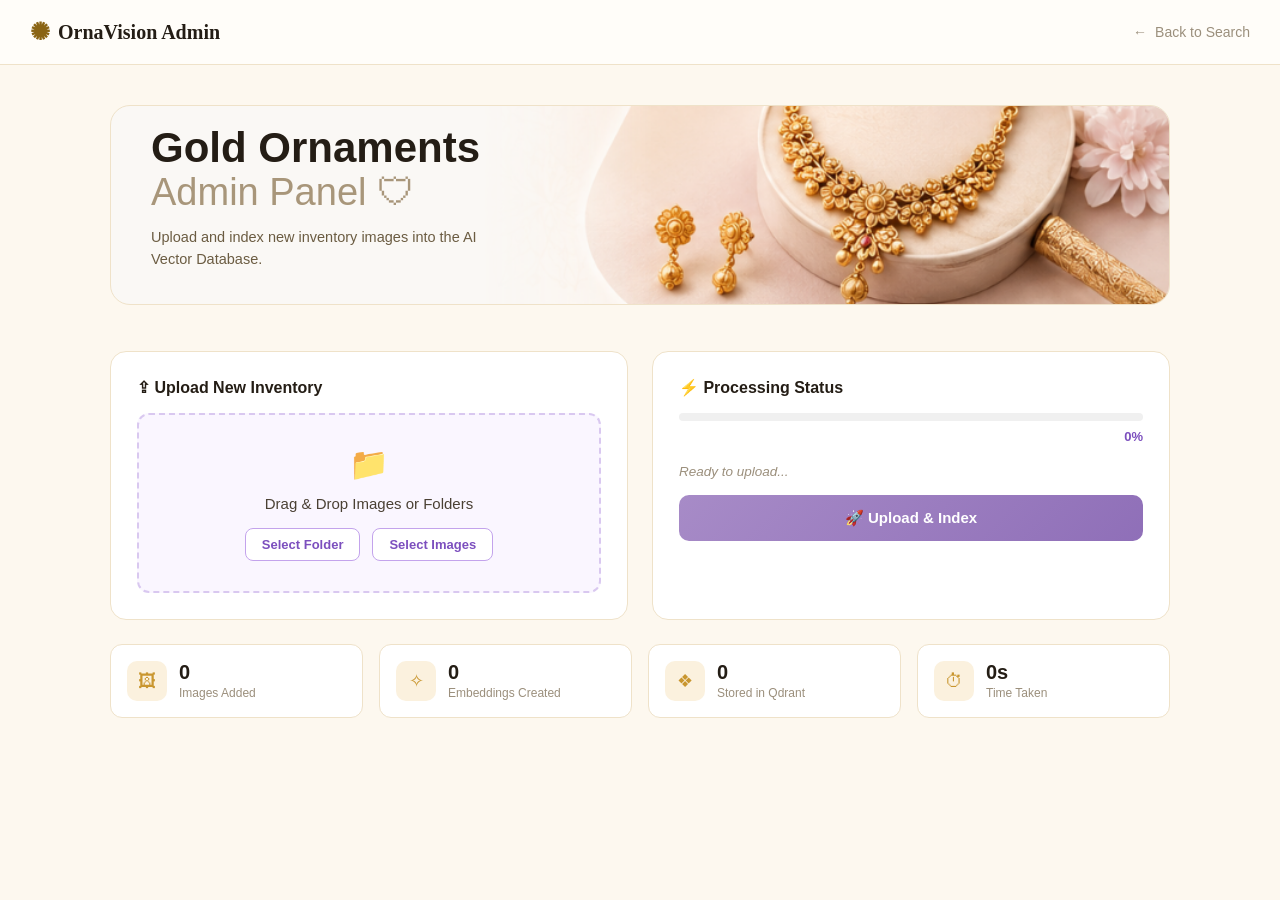
<file: frontend/admin.html>
<!DOCTYPE html>
<html lang="en">

<head>
  <meta charset="UTF-8">
<meta name="viewport" content="width=device-width, initial-scale=1.0">
  <title>OrnaVision — Admin Panel</title>
  <link rel="stylesheet" href="admin.css?v=3">
</head>

<body>

  <!-- TOPBAR -->
  <div class="admin-topbar">
    <div class="top-title"><span>✺</span> OrnaVision Admin</div>
    <a href="javascript:void(0)"
      onclick="if(window.parent !== window && window.parent.showSearch) { window.parent.showSearch(); } else { window.location.href='/'; }"
      class="back-link">
      <span>←</span> Back to Search
    </a>
  </div>

  <div class="admin-container">
    <section class="hero" style="position: relative; border-radius: 20px; overflow: hidden; background: #faf8f5; padding: 0 40px; margin-bottom: 22px; min-height: 200px; display: flex; align-items: center; border: 1px solid #efe2c9;">
      <div class="hero-text" style="position: relative; z-index: 2; flex: 1;">
        <h1 style="margin: 0; font-size: 42px; line-height: 1.08; font-weight: 700; color: #241d15;">Gold Ornaments<span class="sub1" style="display: block; color: #a8967a; font-weight: 400; font-size: 38px; margin-top: 2px;">Admin Panel 🛡</span></h1>
        <p style="color: #6b5c42; font-size: 14.5px; margin-top: 14px; max-width: 340px; line-height: 1.5;">Upload and index new inventory images into the AI Vector Database.</p>
      </div>
      <div class="hero-visual" style="position: absolute; right: 0; top: 0; bottom: 0; width: 65%; display: flex; justify-content: flex-end; z-index: 1;">
        <img src="hero-visual.png" alt="Ornaments" style="height: 100%; width: 100%; object-fit: cover; object-position: right center; -webkit-mask-image: linear-gradient(to right, transparent, black 25%); mask-image: linear-gradient(to right, transparent, black 25%);">
      </div>
    </section>

    <div class="cols">
      <!-- LEFT: UPLOAD -->
      <div class="card">
        <h2>⇪ Upload New Inventory</h2>
        <div class="upload-zone" id="dropZoneFiles">
          <input id="imageInputFiles" type="file" accept="image/*" multiple hidden>
          <input id="imageInputFolder" type="file" accept="image/*" webkitdirectory directory multiple hidden>
          <div class="icn">📁</div>
          <div class="txt">Drag &amp; Drop Images or Folders</div>
          <div class="btn-row">
            <button class="btn-outline" type="button"
              onclick="document.getElementById('imageInputFolder').click()">Select Folder</button>
            <button class="btn-outline" type="button"
              onclick="document.getElementById('imageInputFiles').click()">Select Images</button>
          </div>
        </div>
        <div class="selected-count" id="selectedInfo" style="display: none;">
          <span id="fileCount">0</span> Images Selected
        </div>
      </div>

      <!-- RIGHT: PROGRESS -->
      <div class="card">
        <h2>⚡ Processing Status</h2>
        <div class="progress-box">
          <div class="progress-bar-container" id="progressContainer">
            <div class="progress-bar-fill" id="progressBar"></div>
          </div>
          <div class="progress-text" id="progressPercent">0%</div>
        </div>

        <div class="status-indicator" id="statusText">Ready to upload...</div>

        <div class="live-activity" id="liveActivity" style="display:none;">
          <div class="activity-item" id="act-reading">Reading Images</div>
          <div class="activity-item" id="act-extracting">Extracting Features</div>
          <div class="activity-item" id="act-similarity">Checking Similarity Search</div>
          <div class="activity-item" id="act-uploading">Uploading to Qdrant</div>
          <div class="activity-item" id="act-complete">Completed Successfully</div>
        </div>

        <button class="btn-primary" id="uploadBtn">🚀 Upload &amp; Index</button>
      </div>
    </div>

    <!-- STATS BAR -->
    <div class="stats-bar">
      <div class="stat-box">
        <div class="stat-icn">🖼</div>
        <div>
          <div class="stat-val" id="stat-images">0</div>
          <div class="stat-lbl">Images Added</div>
        </div>
      </div>
      <div class="stat-box">
        <div class="stat-icn">✧</div>
        <div>
          <div class="stat-val" id="stat-embeddings">0</div>
          <div class="stat-lbl">Embeddings Created</div>
        </div>
      </div>
      <div class="stat-box">
        <div class="stat-icn">❖</div>
        <div>
          <div class="stat-val" id="stat-qdrant">0</div>
          <div class="stat-lbl">Stored in Qdrant</div>
        </div>
      </div>
      <div class="stat-box">
        <div class="stat-icn">⏱</div>
        <div>
          <div class="stat-val" id="stat-time">0s</div>
          <div class="stat-lbl">Time Taken</div>
        </div>
      </div>
    </div>

  </div>

  <script src="admin.js"></script>
</body>

</html>
</file>
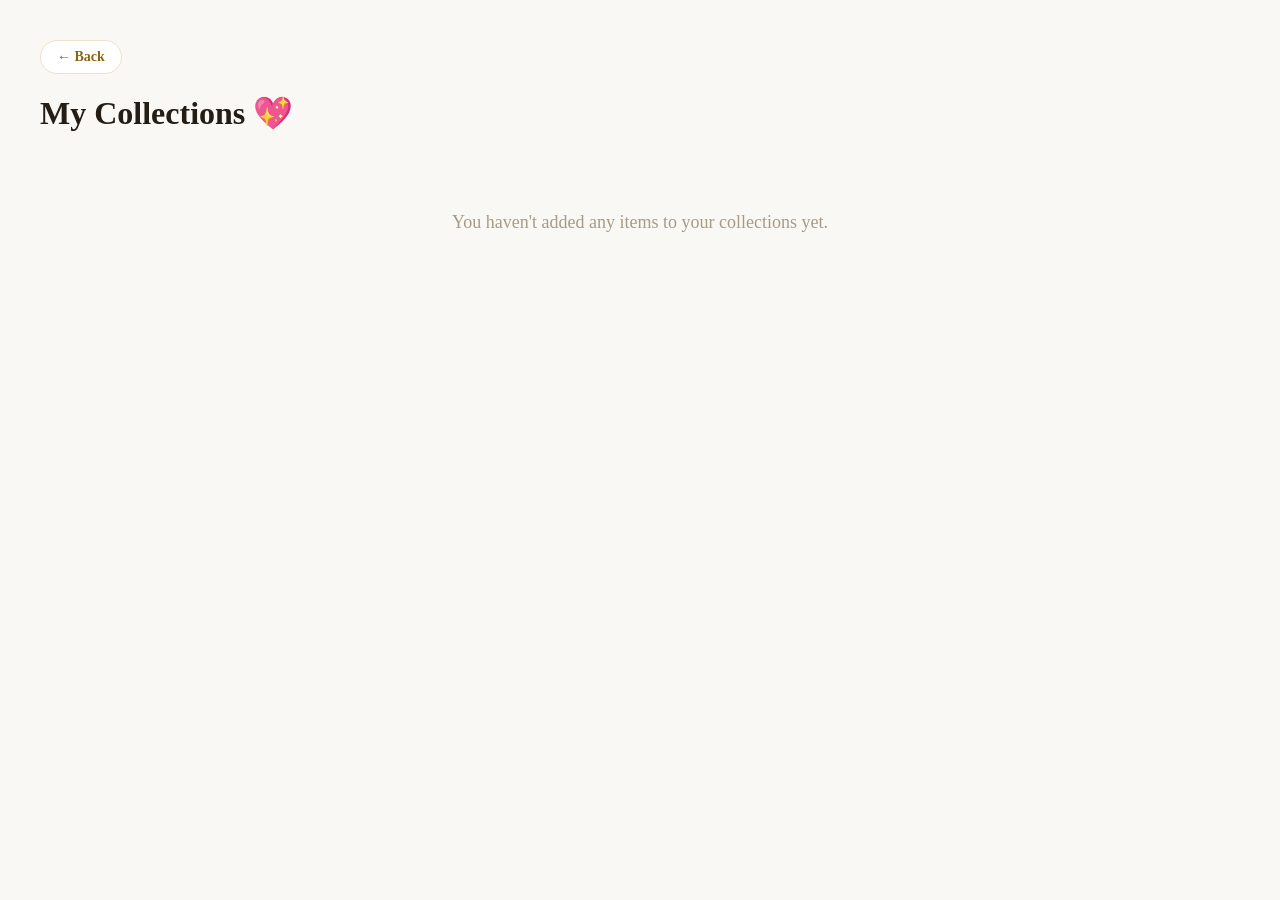
<file: frontend/collections.html>
<!DOCTYPE html>
<html lang="en">
<head>
<meta charset="UTF-8">
<meta name="viewport" content="width=device-width, initial-scale=1.0">
<title>My Collections</title>
<link rel="stylesheet" href="style.css">
<style>
  body { background: #faf8f5; margin: 0; padding: 40px; }
  h1 { color: #241d15; font-size: 32px; margin-top: 0; }
  .empty-state { text-align: center; color: #a89a86; padding: 50px; font-size: 18px; }
</style>
</head>
  <div style="margin-bottom: 20px;">
      <a href="javascript:void(0)" onclick="if(window.parent && window.parent.showSearch) window.parent.showSearch();" style="text-decoration: none; color: #8a6414; font-weight: 600; font-size: 14px; background: #fff; padding: 8px 16px; border-radius: 20px; border: 1px solid #efe2c9; display: inline-block;">← Back</a>
  </div>
  <h1 style="margin-top: 0; margin-bottom: 30px;">My Collections 💖</h1>
  <div class="results-grid" id="collectionsGrid"></div>
  <div id="emptyState" class="empty-state" style="display: none;">You haven't added any items to your collections yet.</div>

  <template id="collectionCardTemplate">
      <div class="result-card">
          <div class="image-wrapper">
              <img class="result-image" alt="Saved Ornament" loading="lazy" decoding="async" style="cursor: pointer;" onclick="if(window.parent && window.parent.searchFromImageUrl) window.parent.searchFromImageUrl(this.src);">
              <span class="heart">♥</span>
          </div>
      </div>
  </template>

  <script>
    const myCollections = JSON.parse(localStorage.getItem('myCollections')) || [];
    const grid = document.getElementById('collectionsGrid');
    const emptyState = document.getElementById('emptyState');
    const template = document.getElementById('collectionCardTemplate');

    function render() {
        grid.innerHTML = '';
        if (myCollections.length === 0) {
            emptyState.style.display = 'block';
            return;
        }
        emptyState.style.display = 'none';

        myCollections.forEach(imgUrl => {
            const card = template.content.firstElementChild.cloneNode(true);
            card.querySelector('.result-image').src = imgUrl;
            
            const heart = card.querySelector('.heart');
            heart.addEventListener('click', () => {
                const idx = myCollections.indexOf(imgUrl);
                if (idx > -1) {
                    myCollections.splice(idx, 1);
                    localStorage.setItem('myCollections', JSON.stringify(myCollections));
                    // Update main window counts
                    if(window.parent && window.parent.updateCollectionCount) {
                        window.parent.updateCollectionCount();
                    }
                    render(); // Re-render to remove it
                }
            });

            grid.appendChild(card);
        });
    }

    render();
  </script>
</body>
</html>
</file>
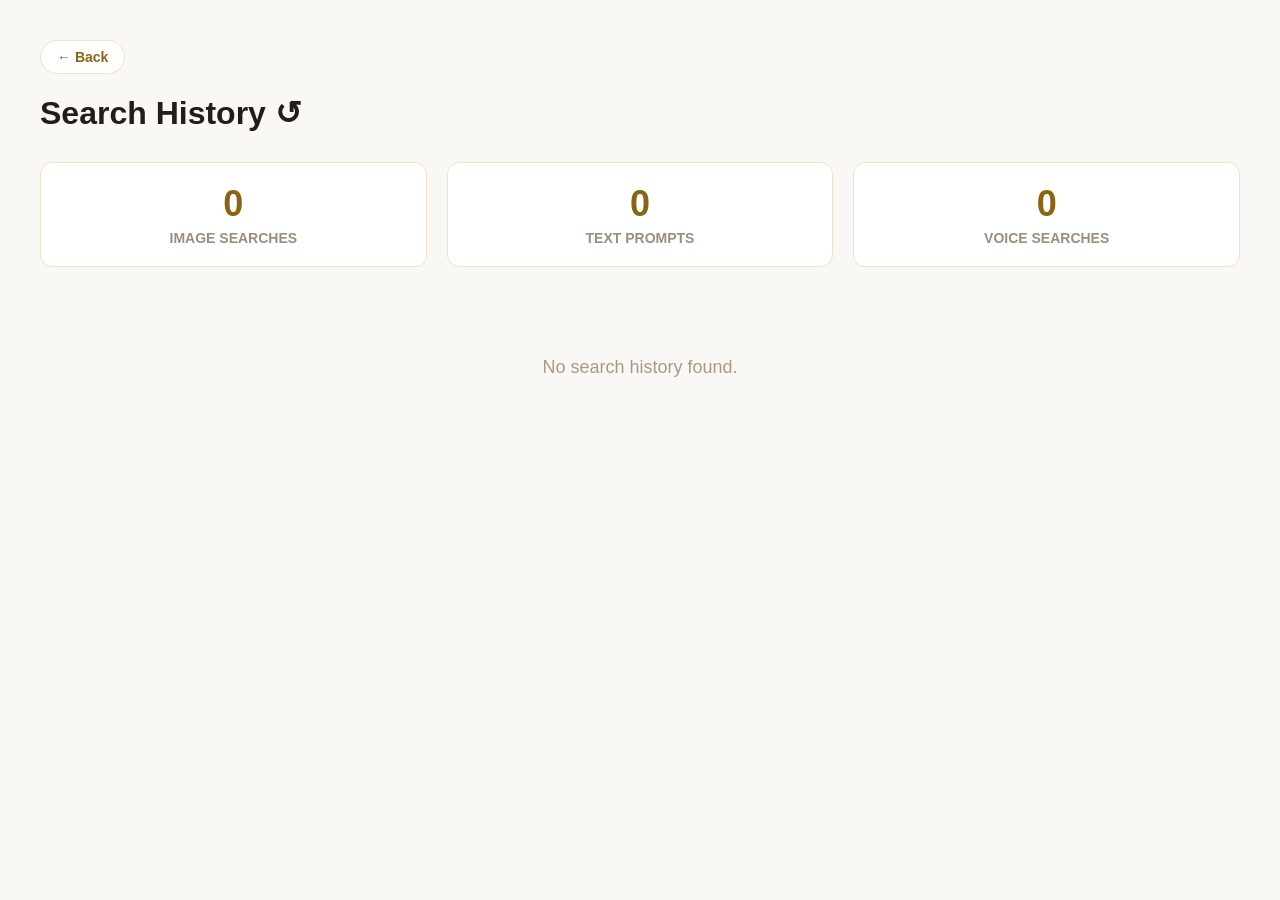
<file: frontend/history.html>
<!DOCTYPE html>
<html lang="en">
<head>
<meta charset="UTF-8">
<meta name="viewport" content="width=device-width, initial-scale=1.0">
<title>Search History</title>
<link rel="stylesheet" href="style.css">
<style>
  body { background: #faf8f5; margin: 0; padding: 40px; font-family: -apple-system, sans-serif; }
  h1 { color: #241d15; font-size: 32px; margin-top: 0; margin-bottom: 30px; }
  
  .stats-grid { display: flex; gap: 20px; margin-bottom: 40px; }
  .stat-card {
    background: #fff; border: 1px solid var(--border); border-radius: 12px;
    padding: 20px; flex: 1; text-align: center; cursor: pointer;
    transition: border-color 0.2s, box-shadow 0.2s;
  }
  .stat-card:hover { border-color: var(--gold-deep); }
  .stat-card.active { border-color: var(--gold-deep); box-shadow: 0 4px 12px rgba(138, 100, 20, 0.15); }
  .stat-val { font-size: 36px; font-weight: 700; color: var(--gold-deep); }
  .stat-label { font-size: 14px; color: var(--muted); text-transform: uppercase; margin-top: 5px; font-weight: 600; }
  
  .history-list { background: #fff; border: 1px solid var(--border); border-radius: 12px; overflow: hidden; }
  .history-item { padding: 16px 20px; border-bottom: 1px solid var(--border); display: flex; justify-content: space-between; align-items: center; }
  .history-item:last-child { border-bottom: none; }
  
  .type-badge { padding: 4px 10px; border-radius: 20px; font-size: 12px; font-weight: 700; text-transform: uppercase; }
  .type-image { background: #f0e6ff; color: #6a32c9; }
  .type-text { background: #e6f4ff; color: #0066cc; }
  .type-voice { background: #e6ffec; color: #009933; }
  
  .h-query { font-size: 15px; font-weight: 600; color: var(--ink); margin-left: 15px; flex: 1; }
  .h-time { font-size: 13px; color: var(--muted); }
  
  .empty-state { text-align: center; color: #a89a86; padding: 50px; font-size: 18px; }
</style>
</head>
  <div style="margin-bottom: 20px;">
      <a href="javascript:void(0)" onclick="if(window.parent && window.parent.showSearch) window.parent.showSearch();" style="text-decoration: none; color: #8a6414; font-weight: 600; font-size: 14px; background: #fff; padding: 8px 16px; border-radius: 20px; border: 1px solid #efe2c9; display: inline-block;">← Back</a>
  </div>
  <div style="display: flex; justify-content: space-between; align-items: center; margin-bottom: 30px;">
      <h1 style="margin: 0;">Search History ↺</h1>
      <div>
          <button id="selectModeBtn" style="padding: 6px 14px; border-radius: 20px; border: 1px solid var(--gold-deep); background: transparent; color: var(--gold-deep); font-weight: 600; cursor: pointer; margin-right: 10px;">Select</button>
          <button id="clearAllBtn" style="padding: 6px 14px; border-radius: 20px; border: 1px solid #c25b6e; background: transparent; color: #c25b6e; font-weight: 600; cursor: pointer;">Clear All</button>
      </div>
  </div>
  
  <div id="actionBar" style="display: none; justify-content: flex-end; gap: 10px; margin-bottom: 20px;">
      <button id="selectAllBtn" style="padding: 6px 14px; border-radius: 20px; border: 1px solid var(--border); background: #fff; cursor: pointer;">Select All</button>
      <button id="deleteSelectedBtn" style="padding: 6px 14px; border-radius: 20px; border: none; background: #c25b6e; color: #fff; cursor: pointer;">Delete Selected</button>
  </div>
  
  <div class="stats-grid">
      <div class="stat-card" id="cardImage">
          <div class="stat-val" id="statImage">0</div>
          <div class="stat-label">Image Searches</div>
      </div>
      <div class="stat-card" id="cardText">
          <div class="stat-val" id="statText">0</div>
          <div class="stat-label">Text Prompts</div>
      </div>
      <div class="stat-card" id="cardVoice">
          <div class="stat-val" id="statVoice">0</div>
          <div class="stat-label">Voice Searches</div>
      </div>
  </div>

  <div class="history-list" id="historyList"></div>
  <div id="emptyState" class="empty-state" style="display: none;">No search history found.</div>

  <div id="contextMenu" style="display: none; position: absolute; background: #fff; border: 1px solid var(--border); border-radius: 8px; box-shadow: 0 4px 12px rgba(0,0,0,0.1); z-index: 100;">
      <div id="contextDeleteBtn" style="padding: 10px 20px; color: #c25b6e; cursor: pointer; font-weight: 600;">🗑 Delete</div>
  </div>

  <div id="confirmModal" style="display: none; position: fixed; top: 0; left: 0; right: 0; bottom: 0; background: rgba(0,0,0,0.4); z-index: 1000; align-items: center; justify-content: center;">
      <div style="background: #fff; padding: 30px; border-radius: 12px; width: 400px; max-width: 90%; text-align: center;">
          <h2 id="modalTitle" style="margin-top: 0; color: #241d15;">Confirm</h2>
          <p id="modalText" style="color: var(--muted); margin-bottom: 30px; line-height: 1.5;"></p>
          <div style="display: flex; justify-content: center; gap: 15px;">
              <button id="modalCancelBtn" style="padding: 8px 20px; border-radius: 20px; border: 1px solid var(--border); background: #fff; cursor: pointer;">Cancel</button>
              <button id="modalConfirmBtn" style="padding: 8px 20px; border-radius: 20px; border: none; background: #c25b6e; color: #fff; cursor: pointer;">Delete</button>
          </div>
      </div>
  </div>

  <script>
    let searchHistory = JSON.parse(localStorage.getItem('searchHistory')) || [];
    let isSelectMode = false;
    let selectedIndices = new Set();
    let contextMenuTargetIndex = -1;
    let confirmAction = null;
    let currentFilter = 'all';

    const list = document.getElementById('historyList');
    const emptyState = document.getElementById('emptyState');
    const statImage = document.getElementById('statImage');
    const statText = document.getElementById('statText');
    const statVoice = document.getElementById('statVoice');

    const cardImage = document.getElementById('cardImage');
    const cardText = document.getElementById('cardText');
    const cardVoice = document.getElementById('cardVoice');

    const selectModeBtn = document.getElementById('selectModeBtn');
    const clearAllBtn = document.getElementById('clearAllBtn');
    const actionBar = document.getElementById('actionBar');
    const selectAllBtn = document.getElementById('selectAllBtn');
    const deleteSelectedBtn = document.getElementById('deleteSelectedBtn');

    const contextMenu = document.getElementById('contextMenu');
    const contextDeleteBtn = document.getElementById('contextDeleteBtn');

    const confirmModal = document.getElementById('confirmModal');
    const modalTitle = document.getElementById('modalTitle');
    const modalText = document.getElementById('modalText');
    const modalCancelBtn = document.getElementById('modalCancelBtn');
    const modalConfirmBtn = document.getElementById('modalConfirmBtn');

    function updateCardVisuals() {
        cardImage.classList.toggle('active', currentFilter === 'image');
        cardText.classList.toggle('active', currentFilter === 'text');
        cardVoice.classList.toggle('active', currentFilter === 'voice');
    }

    cardImage.addEventListener('click', () => { currentFilter = currentFilter === 'image' ? 'all' : 'image'; updateCardVisuals(); renderHistory(); });
    cardText.addEventListener('click', () => { currentFilter = currentFilter === 'text' ? 'all' : 'text'; updateCardVisuals(); renderHistory(); });
    cardVoice.addEventListener('click', () => { currentFilter = currentFilter === 'voice' ? 'all' : 'voice'; updateCardVisuals(); renderHistory(); });

    function renderHistory() {
        let countImage = 0, countText = 0, countVoice = 0;
        searchHistory.forEach(item => {
            if (item.type === 'image') countImage++;
            else if (item.type === 'text') countText++;
            else if (item.type === 'voice') countVoice++;
        });
        statImage.textContent = countImage;
        statText.textContent = countText;
        statVoice.textContent = countVoice;

        list.innerHTML = '';
        if (searchHistory.length === 0) {
            emptyState.style.display = 'block';
            list.style.display = 'none';
            selectModeBtn.style.display = 'none';
            clearAllBtn.style.display = 'none';
            actionBar.style.display = 'none';
        } else {
            emptyState.style.display = 'none';
            list.style.display = 'block';
            selectModeBtn.style.display = 'inline-block';
            clearAllBtn.style.display = isSelectMode ? 'none' : 'inline-block';

            let itemsRendered = 0;
            searchHistory.forEach((item, index) => {
                if (currentFilter !== 'all' && item.type !== currentFilter) return;
                itemsRendered++;

                const div = document.createElement('div');
                div.className = 'history-item';
                div.style.cursor = isSelectMode ? 'default' : 'pointer';
                
                const date = new Date(item.timestamp).toLocaleString();
                
                let imageHtml = '';
                if (item.type === 'image' && item.imgData) {
                    imageHtml = `<img src="${item.imgData}" style="width: 50px; height: 50px; object-fit: contain; border-radius: 6px; margin-right: 15px; border: 1px solid #efe2c9;">`;
                }

                let checkboxHtml = '';
                if (isSelectMode) {
                    const isChecked = selectedIndices.has(index) ? 'checked' : '';
                    checkboxHtml = `<input type="checkbox" data-index="${index}" ${isChecked} style="margin-right: 15px; transform: scale(1.3); cursor: pointer;">`;
                }

                div.innerHTML = `
                    <div style="display: flex; align-items: center; flex: 1;">
                        ${checkboxHtml}
                        ${imageHtml}
                        <span class="type-badge type-${item.type}">${item.type}</span>
                        <span class="h-query">${item.query}</span>
                    </div>
                    <div class="h-time">${date}</div>
                `;

                div.addEventListener('click', (e) => {
                    if (isSelectMode) {
                        if (e.target.type !== 'checkbox') {
                            const cb = div.querySelector('input[type="checkbox"]');
                            cb.checked = !cb.checked;
                            if (cb.checked) selectedIndices.add(index);
                            else selectedIndices.delete(index);
                        } else {
                            if (e.target.checked) selectedIndices.add(index);
                            else selectedIndices.delete(index);
                        }
                    } else {
                        if (item.type === 'image' && item.imgData && window.parent && window.parent.searchFromImageUrl) {
                            window.parent.searchFromImageUrl(item.imgData);
                        }
                    }
                });

                div.addEventListener('contextmenu', (e) => {
                    if (isSelectMode) return;
                    e.preventDefault();
                    contextMenuTargetIndex = index;
                    contextMenu.style.display = 'block';
                    contextMenu.style.left = `${e.pageX}px`;
                    contextMenu.style.top = `${e.pageY}px`;
                });

                list.appendChild(div);
            });

            if (itemsRendered === 0) {
                emptyState.style.display = 'block';
                list.style.display = 'none';
                if (!isSelectMode) {
                    selectModeBtn.style.display = 'none';
                    clearAllBtn.style.display = 'none';
                }
            }
        }
    }

    function saveHistory() {
        localStorage.setItem('searchHistory', JSON.stringify(searchHistory));
        renderHistory();
    }

    function showModal(title, text, onConfirm) {
        modalTitle.textContent = title;
        modalText.textContent = text;
        confirmAction = onConfirm;
        confirmModal.style.display = 'flex';
    }

    modalCancelBtn.addEventListener('click', () => confirmModal.style.display = 'none');
    modalConfirmBtn.addEventListener('click', () => {
        if (confirmAction) confirmAction();
        confirmModal.style.display = 'none';
    });

    document.addEventListener('click', (e) => {
        if (!contextMenu.contains(e.target)) {
            contextMenu.style.display = 'none';
        }
    });

    contextDeleteBtn.addEventListener('click', (e) => {
        e.stopPropagation();
        contextMenu.style.display = 'none';
        showModal('Delete this search?', 'Are you sure you want to delete this image from your search history?', () => {
            if (contextMenuTargetIndex > -1) {
                searchHistory.splice(contextMenuTargetIndex, 1);
                saveHistory();
            }
        });
    });

    selectModeBtn.addEventListener('click', () => {
        isSelectMode = !isSelectMode;
        if (isSelectMode) {
            selectModeBtn.textContent = 'Done';
            actionBar.style.display = 'flex';
            clearAllBtn.style.display = 'none';
        } else {
            selectModeBtn.textContent = 'Select';
            actionBar.style.display = 'none';
            clearAllBtn.style.display = 'inline-block';
            selectedIndices.clear();
        }
        renderHistory();
    });

    selectAllBtn.addEventListener('click', () => {
        if (selectedIndices.size === searchHistory.length) {
            selectedIndices.clear();
        } else {
            searchHistory.forEach((_, i) => selectedIndices.add(i));
        }
        renderHistory();
    });

    deleteSelectedBtn.addEventListener('click', () => {
        if (selectedIndices.size === 0) return;
        showModal('Delete Selected?', `Are you sure you want to delete ${selectedIndices.size} items?`, () => {
            searchHistory = searchHistory.filter((_, i) => !selectedIndices.has(i));
            selectedIndices.clear();
            isSelectMode = false;
            selectModeBtn.textContent = 'Select';
            actionBar.style.display = 'none';
            clearAllBtn.style.display = 'inline-block';
            saveHistory();
        });
    });

    clearAllBtn.addEventListener('click', () => {
        showModal('Clear Search History?', 'Are you sure you want to delete all search history? This action cannot be undone.', () => {
            searchHistory = [];
            saveHistory();
        });
    });

    renderHistory();
  </script>
</body>
</html>
</file>
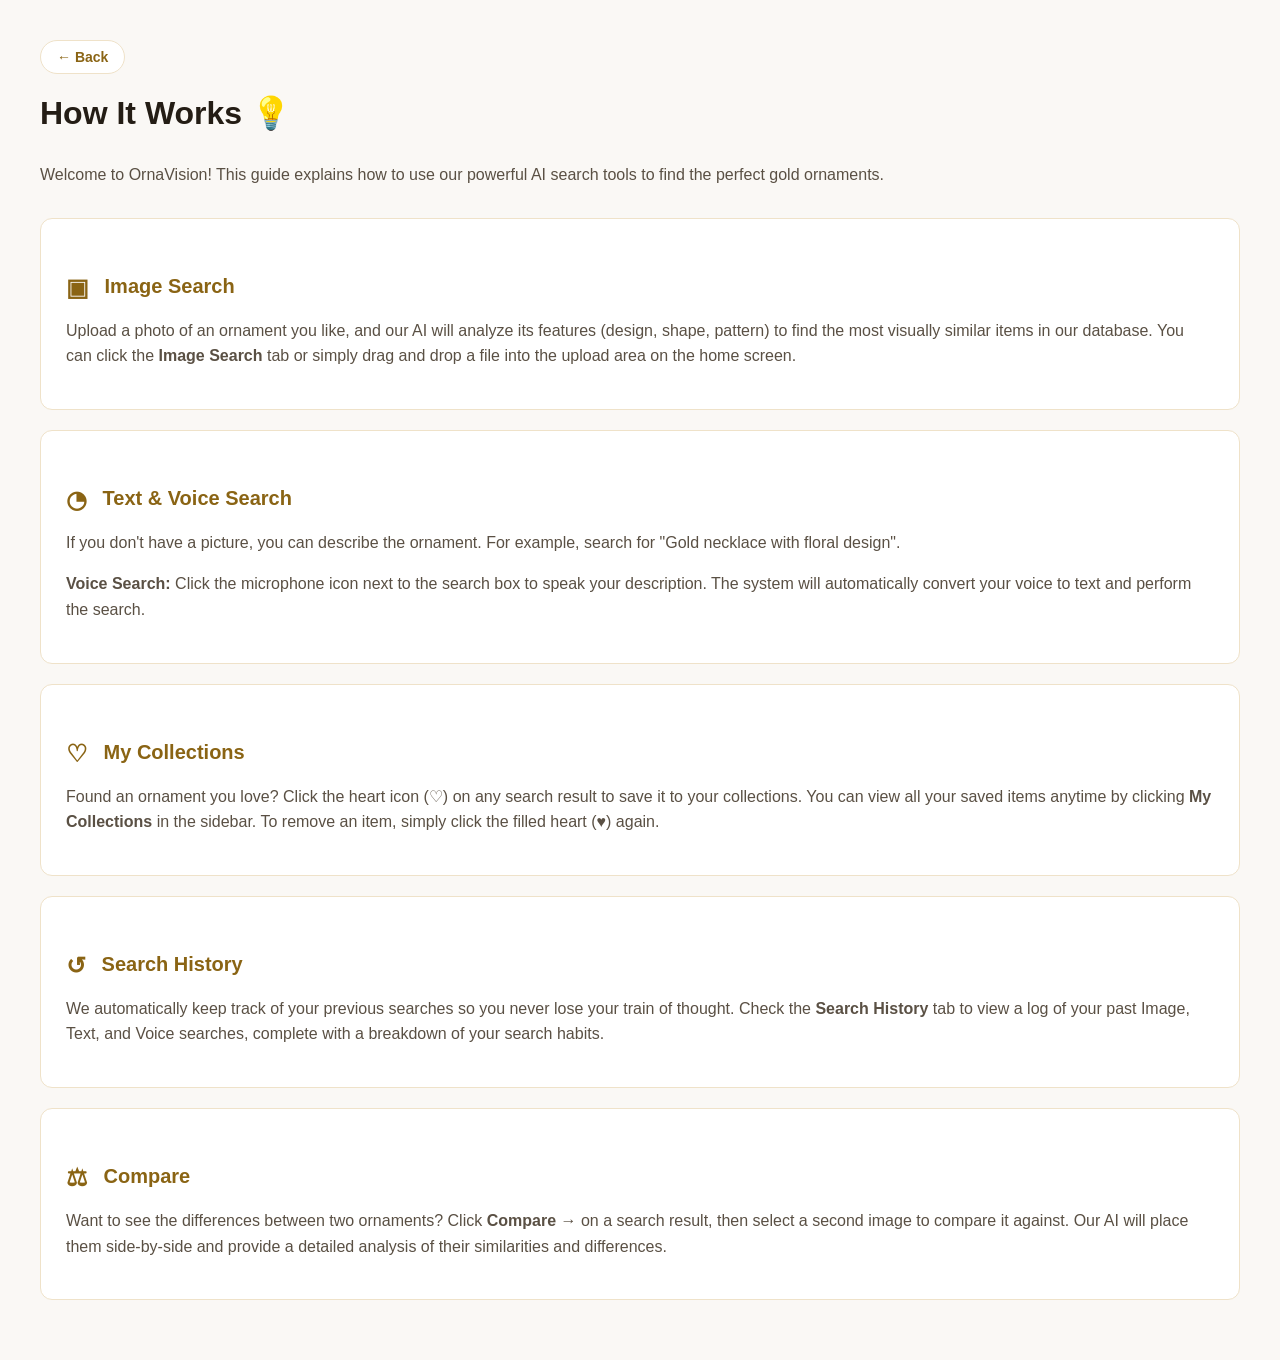
<file: frontend/how-it-works.html>
<!DOCTYPE html>
<html lang="en">
<head>
<meta charset="UTF-8">
<meta name="viewport" content="width=device-width, initial-scale=1.0">
<title>How It Works</title>
<link rel="stylesheet" href="style.css">
<style>
  body { background: #faf8f5; margin: 0; padding: 40px; font-family: -apple-system, sans-serif; color: #241d15; }
  h1 { font-size: 32px; margin-top: 0; margin-bottom: 30px; }
  h2 { font-size: 20px; color: var(--gold-deep); margin-top: 30px; margin-bottom: 10px; }
  p { line-height: 1.6; color: #5a5044; margin-bottom: 15px; }
  .guide-section { background: #fff; border: 1px solid var(--border); border-radius: 12px; padding: 25px; margin-bottom: 20px; }
  .guide-icon { font-size: 24px; margin-right: 10px; vertical-align: middle; }
</style>
</head>
<body>
  <div style="margin-bottom: 20px;">
      <a href="javascript:void(0)" onclick="if(window.parent && window.parent.showSearch) window.parent.showSearch();" style="text-decoration: none; color: #8a6414; font-weight: 600; font-size: 14px; background: #fff; padding: 8px 16px; border-radius: 20px; border: 1px solid #efe2c9; display: inline-block;">← Back</a>
  </div>
  <h1 style="margin-top: 0; margin-bottom: 30px;">How It Works 💡</h1>
  <p style="font-size: 16px; margin-bottom: 30px;">Welcome to OrnaVision! This guide explains how to use our powerful AI search tools to find the perfect gold ornaments.</p>

  <div class="guide-section">
      <h2><span class="guide-icon">▣</span> Image Search</h2>
      <p>Upload a photo of an ornament you like, and our AI will analyze its features (design, shape, pattern) to find the most visually similar items in our database. You can click the <strong>Image Search</strong> tab or simply drag and drop a file into the upload area on the home screen.</p>
  </div>

  <div class="guide-section">
      <h2><span class="guide-icon">◔</span> Text & Voice Search</h2>
      <p>If you don't have a picture, you can describe the ornament. For example, search for "Gold necklace with floral design".</p>
      <p><strong>Voice Search:</strong> Click the microphone icon next to the search box to speak your description. The system will automatically convert your voice to text and perform the search.</p>
  </div>

  <div class="guide-section">
      <h2><span class="guide-icon">♡</span> My Collections</h2>
      <p>Found an ornament you love? Click the heart icon (♡) on any search result to save it to your collections. You can view all your saved items anytime by clicking <strong>My Collections</strong> in the sidebar. To remove an item, simply click the filled heart (♥) again.</p>
  </div>

  <div class="guide-section">
      <h2><span class="guide-icon">↺</span> Search History</h2>
      <p>We automatically keep track of your previous searches so you never lose your train of thought. Check the <strong>Search History</strong> tab to view a log of your past Image, Text, and Voice searches, complete with a breakdown of your search habits.</p>
  </div>

  <div class="guide-section">
      <h2><span class="guide-icon">⚖</span> Compare</h2>
      <p>Want to see the differences between two ornaments? Click <strong>Compare →</strong> on a search result, then select a second image to compare it against. Our AI will place them side-by-side and provide a detailed analysis of their similarities and differences.</p>
  </div>
</body>
</html>
</file>
<file: frontend/admin.css>
/* GLOBAL ADMIN STYLES */
:root {
    --cream: #fdf8ef;
    --panel: #ffffff;
    --border: #efe2c9;
    --ink: #241d15;
    --muted: #9b8f7c;
    --gold-deep: #8a6414;
    --purple: #7c4fbe;
    --purple-bg: #f1e6fb;
    --success-bg: #e5f5ea;
    --success-fg: #279457;
}
* { box-sizing: border-box; }
body {
    margin: 0; padding: 0;
    font-family: -apple-system, BlinkMacSystemFont, 'Segoe UI', Helvetica, Arial, sans-serif;
    background: var(--cream);
    color: var(--ink);
    min-height: 100vh;
}

/* TOPBAR */
.admin-topbar {
    display: flex; align-items: center; justify-content: space-between;
    padding: 18px 30px; background: #fffdf9;
    border-bottom: 1px solid var(--border);
}
.back-link {
    display: flex; align-items: center; gap: 8px;
    color: var(--muted); text-decoration: none; font-size: 14px; font-weight: 500;
}
.back-link:hover { color: var(--gold-deep); }
.top-title {
    font-family: Georgia, serif; font-size: 20px; font-weight: 600; color: #241d15;
    display: flex; align-items: center; gap: 8px;
}
.top-title span { color: var(--gold-deep); font-size: 24px; }

/* LAYOUT */
.admin-container {
    max-width: 1100px; margin: 40px auto; padding: 0 20px;
    display: flex; flex-direction: column; gap: 24px;
}
.cols { display: grid; grid-template-columns: 1fr 1fr; gap: 24px; }
@media(max-width: 800px) { .cols { grid-template-columns: 1fr; } }

/* HERO BANNER */
.hero {
  position: relative;
  border-radius: 20px;
  overflow: hidden;
  background: linear-gradient(120deg, #fbf1e0 0%, #f6e0cb 55%, #f1d5be 100%);
  padding: 0 40px;
  margin-bottom: 24px;
  min-height: 200px;
  display: flex;
  align-items: center;
  justify-content: space-between;
  gap: 24px;
}
.hero-text { position: relative; z-index: 2; flex: 1; }
.hero-text h1 {
  margin: 0; font-size: 42px; line-height: 1.08; font-weight: 700; color: #241d15;
}
.hero-text .sub1 { display: block; color: #a8967a; font-weight: 400; font-size: 38px; margin-top: 2px; }
.hero-text p { font-family: -apple-system, sans-serif; color: #6b5c42; font-size: 14.5px; margin-top: 14px; max-width: 340px; line-height: 1.5; }

.hero-visual {
  position: absolute; right: 0; top: 0; bottom: 0; width: 65%;
  display: flex; justify-content: flex-end; z-index: 1;
}
@media(max-width: 700px) { 
  .hero { flex-direction: column; padding: 24px; } 
  .hero-visual { width: 100%; position: relative; height: 150px; } 
}

/* CARDS */
.card {
    background: var(--panel); border: 1px solid var(--border);
    border-radius: 16px; padding: 26px;
}
.card h2 { margin: 0 0 16px; font-size: 16px; font-weight: 600; display: flex; align-items: center; gap: 8px; }

/* UPLOAD ZONE */
.upload-zone {
    border: 2px dashed #d9c8f0; background: #faf6ff;
    border-radius: 12px; min-height: 180px;
    display: flex; flex-direction: column; align-items: center; justify-content: center; gap: 12px;
    text-align: center; cursor: pointer; transition: .2s;
    position: relative; overflow: hidden;
}
.upload-zone:hover { background: #f3e9ff; border-color: #c3a3ec; }
.upload-zone .icn { font-size: 32px; color: #a78bc7; }
.upload-zone .txt { font-size: 15px; font-weight: 500; color: #4a4034; }

.btn-row { display: flex; gap: 12px; margin-top: 4px; }
.btn-outline {
    background: #fff; border: 1px solid #c3a3ec; color: var(--purple);
    padding: 8px 16px; border-radius: 8px; font-size: 13px; font-weight: 600;
    cursor: pointer; transition: .2s;
}
.btn-outline:hover { background: var(--purple-bg); }

/* STATS BAR */
.stats-bar {
    display: grid; grid-template-columns: repeat(4, 1fr); gap: 16px;
}
.stat-box {
    background: #fff; border: 1px solid var(--border); border-radius: 12px;
    padding: 16px; display: flex; align-items: center; gap: 12px;
}
.stat-icn {
    width: 40px; height: 40px; border-radius: 10px; background: #fbf1de;
    display: flex; align-items: center; justify-content: center; font-size: 18px; color: #c9962f;
}
.stat-val { font-size: 20px; font-weight: 700; line-height: 1; margin-bottom: 4px; }
.stat-lbl { font-size: 12px; color: var(--muted); }

@media(max-width: 650px) { .stats-bar { grid-template-columns: 1fr 1fr; } }

/* PROGRESS & ACTIVITY */
.progress-box { margin-bottom: 20px; }
.progress-bar-container {
    height: 8px; background: #f0f0f0; border-radius: 4px; overflow: hidden; margin-bottom: 8px;
}
.progress-bar-fill {
    height: 100%; width: 0%; background: linear-gradient(90deg, #a78bc7, var(--purple)); transition: width .3s;
}
.progress-text { font-size: 13px; font-weight: 600; color: var(--purple); text-align: right; }

.status-indicator { font-size: 13.5px; color: var(--muted); margin-bottom: 16px; font-style: italic; }

.live-activity {
    background: #faf6ff; border: 1px solid #d9c8f0; border-radius: 8px; padding: 14px;
    font-size: 13px; display: flex; flex-direction: column; gap: 8px; margin-bottom: 20px;
}
.activity-item {
    display: flex; align-items: center; gap: 8px; color: var(--muted);
}
.activity-item::before { content: "⏳"; font-size: 12px; }
.activity-item.done { color: var(--success-fg); font-weight: 500; }
.activity-item.done::before { content: "✔"; }

.btn-primary {
    width: 100%; padding: 14px; border: none; border-radius: 10px;
    background: linear-gradient(135deg, #a78bc7, #8f6fb8); color: #fff;
    font-size: 15px; font-weight: 600; cursor: pointer; transition: .2s;
}
.btn-primary:hover:not(:disabled) { filter: brightness(1.05); transform: translateY(-1px); }
.btn-primary:disabled { opacity: 0.6; cursor: not-allowed; filter: grayscale(1); }

/* File count display */
.selected-count {
    margin-top: 12px; font-size: 14px; font-weight: 600; color: var(--purple); text-align: center;
}
</file>
<file: frontend/style.css>
:root{
  --cream:#fdf8ef;
  --panel:#ffffff;
  --border:#efe2c9;
  --ink:#241d15;
  --muted:#9b8f7c;
  --gold-deep:#8a6414;
  --purple:#7c4fbe;
  --purple-bg:#f1e6fb;
  --purple-border:#e1cdf5;
  --success-bg:#e5f5ea;
  --success-fg:#279457;
}
*{box-sizing:border-box;}
html,body{ margin:0; padding:0; scroll-behavior:smooth; }
body{
  font-family: Georgia, 'Iowan Old Style', 'Times New Roman', serif;
  background:var(--cream);
  color:var(--ink);
}
.sans{ font-family:-apple-system, BlinkMacSystemFont, 'Segoe UI', Helvetica, Arial, sans-serif; }

.app{ display:flex; height:100vh; width:100vw; overflow:hidden; }

/* ================= SIDEBAR ================= */
.sidebar{
  width:250px;
  flex-shrink:0;
  background:#fffdf9;
  border-right:1px solid var(--border);
  padding:26px 18px;
  display:flex;
  flex-direction:column;
}
.brand{ display:flex; align-items:center; gap:11px; margin-bottom:30px; padding:0 4px;}
.brand-mark{
  width:38px; height:38px; border-radius:50%; flex-shrink:0;
  background:#fff;
  border:1.5px solid #e3c98a;
  display:flex; align-items:center; justify-content:center;
  font-size:17px; color:#c9962f;
}
.brand-name{ font-size:19px; font-weight:700; line-height:1.15; color:#241d15; }
.brand-sub{ font-size:11px; color:var(--muted); font-family:-apple-system,sans-serif; }

.nav-section{ display:flex; flex-direction:column; gap:3px; margin-bottom:16px; }
.nav-item{
  display:flex; align-items:center; gap:11px;
  padding:10px 13px; border-radius:9px;
  font-family:-apple-system,sans-serif; font-size:14px; color:#5a5044;
  cursor:pointer; transition:.15s; border:none; background:none; text-align:left; width:100%;
}
.nav-item:hover{ background:#f7efdd; }
.nav-item.active{ background:var(--purple-bg); color:var(--purple); font-weight:600; }
.nav-icon{ width:17px; text-align:center; font-size:14px; opacity:.9; }
.divider{ height:1px; background:var(--border); margin:12px 4px; }

.nav-cta{
  display:flex; align-items:center; gap:11px;
  padding:11px 13px; border-radius:9px;
  font-family:-apple-system,sans-serif; font-size:14px; font-weight:600;
  cursor:pointer; margin-bottom:7px;
  border:none; width: 100%;
}
.nav-cta.compare{ background:#f3dfa8; color:#6b4b12; }
.nav-cta.admin{ background:#fbeccb; color:#8a6414; }

.sidebar-footer{
  margin-top:auto;
  background:#fbf1de;
  border:1px solid #f1e0b6;
  border-radius:12px;
  padding:16px 16px 14px;
  font-size:13px;
  line-height:1.35;
  color:#6b5c42;
}
.sidebar-footer .rule{ width:32px; height:2px; background:#c9962f; margin-top:9px; }

/* ================= MAIN ================= */
.main{ flex:1; padding:22px 30px 50px; max-width:2000px; margin: 0 auto; display: flex; flex-direction: column; width: 100%; overflow-x: hidden; scroll-behavior: smooth; }
.topbar{ display:flex; justify-content:flex-end; align-items:center; gap:16px; margin-bottom:16px; font-family:-apple-system,sans-serif;}
.bell{ font-size:17px; color:#6b5c42; cursor:pointer; }
.admin-pill{ display:flex; align-items:center; gap:8px; background:#fff; border:1px solid var(--border); padding:5px 12px 5px 5px; border-radius:20px; font-size:13.5px; color:#4a4034; cursor:pointer;}
.admin-avatar{ width:24px; height:24px; border-radius:50%; background:#c9962f; color:#fff; display:flex; align-items:center; justify-content:center; font-size:11px; font-weight:700; }

/* ---- HERO ---- */
.hero{
  position:relative;
  border-radius:20px;
  overflow:hidden;
  background:linear-gradient(120deg,#fbf1e0 0%, #f6e0cb 55%, #f1d5be 100%);
  padding:0 40px;
  margin-bottom:22px;
  min-height:200px;
  display:flex;
  align-items:center;
  justify-content:space-between;
  gap:24px;
}
.hero-text h1{
  margin:0; font-size:42px; line-height:1.08; font-weight:700; color:#241d15;
}
.hero-text .sub1{ display:block; color:#a8967a; font-weight:400; font-size:38px; margin-top:2px;}
.hero-text p{ font-family:-apple-system,sans-serif; color:#6b5c42; font-size:14.5px; margin-top:14px; max-width:340px; line-height:1.5;}

.hero-visual{
  width:400px; height:200px; flex-shrink:0; position:relative;
}
.hero-visual svg{ width:100%; height:100%; }

/* ---- TABS ---- */
.tabs{
  display:flex; flex-wrap:wrap; gap:9px; margin-bottom:20px;
  font-family:-apple-system,sans-serif;
}
.tab{
  display:flex; align-items:center; gap:7px;
  padding:10px 17px; border-radius:11px;
  border:1px solid var(--border); background:#fff;
  font-size:13.5px; color:#5a5044; cursor:pointer; transition:.15s;
}
.tab:hover{ border-color:#d8c090; }
.tab.active{ background:var(--purple-bg); border-color:var(--purple-border); color:var(--purple); font-weight:600; }

/* ---- UNIFIED SEARCH PANEL ---- */
.unified-panel {
  margin: 0 auto 32px auto;
  display: flex;
  flex-direction: column;
  gap: 8px;
  max-width: 800px;
  width: 100%;
}
.unified-settings {
  display: flex;
  justify-content: flex-end;
}
.compact-lang {
  border: none;
  background: transparent;
  color: #a89a86;
  font-size: 12px;
  cursor: pointer;
  padding: 0;
  outline: none;
}
.unified-search-bar {
  display: flex;
  align-items: center;
  background: #fff;
  border: 1px solid var(--border);
  border-radius: 30px;
  height: 60px;
  padding: 0 8px;
  box-shadow: 0 4px 12px rgba(150, 120, 60, 0.08);
  transition: .2s;
  overflow: hidden;
}
.unified-search-bar:focus-within {
  border-color: #cdb3ee;
  box-shadow: 0 6px 16px rgba(150, 120, 60, 0.12);
}
.unified-left {
  display: flex;
  align-items: center;
  flex-shrink: 0;
  gap: 4px;
}
.unified-right {
  display: flex;
  align-items: center;
  flex-shrink: 0;
  gap: 4px;
  margin-left: auto;
}
.unified-center {
  flex: 1;
  padding: 0 12px;
  display: flex;
  align-items: center;
  min-width: 0;
}
.unified-text-input {
  width: 100%;
  border: none;
  background: transparent;
  font-family: -apple-system,sans-serif;
  font-size: 15px;
  color: #4a4034;
  outline: none;
}
.unified-text-input::placeholder {
  color: #a89a86;
}
.unified-icon-btn {
  width: 44px;
  height: 44px;
  border-radius: 50%;
  border: none;
  background: transparent;
  color: #8f6fb8;
  display: flex;
  align-items: center;
  justify-content: center;
  cursor: pointer;
  transition: .15s;
}
.unified-icon-btn:hover {
  background: #faf6ff;
  color: #7a59a8;
}
.upload-trigger {
  color: #a89a86;
}
.upload-trigger:hover {
  background: #fdfbf6;
  color: #8f6fb8;
}
.unified-search-btn {
  width: 44px;
  height: 44px;
  border-radius: 50%;
  border: none;
  background: linear-gradient(135deg,#a78bc7,#8f6fb8);
  color: #fff;
  display: flex;
  align-items: center;
  justify-content: center;
  cursor: pointer;
  transition: .15s;
}
.unified-search-btn:hover {
  filter: brightness(1.05);
  transform: scale(1.02);
}

.uploaded-preview-chip {
  display: none;
  align-items: center;
  gap: 10px;
  background: #faf6ff;
  border: 1px solid #d9c8f0;
  border-radius: 24px;
  padding: 4px 12px 4px 4px;
  height: 44px;
}
.preview-img-container {
  width: 36px;
  height: 36px;
  border-radius: 18px;
  background: #fff;
  overflow: hidden;
  display: flex;
  align-items: center;
  justify-content: center;
}
.preview-img-container img {
  width: 100%;
  height: 100%;
  object-fit: cover;
}
.preview-filename {
  font-size: 13.5px;
  color: #4a4034;
  font-family: -apple-system,sans-serif;
  max-width: 200px;
  white-space: nowrap;
  overflow: hidden;
  text-overflow: ellipsis;
}
.change-img-btn {
  color: #a78bc7;
  cursor: pointer;
  display: flex;
  align-items: center;
  justify-content: center;
  transition: .15s;
  padding: 6px;
  border-radius: 50%;
  margin-left: 4px;
}
.change-img-btn:hover {
  background: #e9d9fc;
  color: #7a59a8;
}
.unified-search-bar.has-preview .upload-trigger {
  display: none !important;
}
.unified-search-bar.has-preview .uploaded-preview-chip {
  display: flex !important;
}

/* Voice Animation */
.unified-icon-btn.mic-active {
  background: #ff4d4d;
  color: #fff;
  animation: mic-pulse 1.2s ease-in-out infinite;
}

@keyframes mic-pulse {
  0% { box-shadow: 0 0 0 0 rgba(255, 77, 77, 0.6); }
  70% { box-shadow: 0 0 0 10px rgba(255, 77, 77, 0); }
  100% { box-shadow: 0 0 0 0 rgba(255, 77, 77, 0); }
}

/* ---- RESULTS ---- */
.results-section {
    margin-bottom: 30px;
}
.results-head, .section-divider{
  display:flex; justify-content:center; align-items:center; margin-bottom:15px;
  font-family:-apple-system,sans-serif;
  font-weight: 700;
  font-size: 16.5px;
  color: var(--ink);
}
.results-head h3{ margin:0; font-size:16.5px; font-weight:700; display:flex; align-items:center; gap:6px;}
.view-all{ color:var(--purple); font-size:13px; text-decoration:none; font-weight:600; }

.grid, .results-grid { display:grid; grid-template-columns:repeat(5,1fr); gap:16px; }
@media(max-width:1150px){ .grid, .results-grid{ grid-template-columns:repeat(3,1fr); } .panel{ grid-template-columns:1fr; } .or-divider{display:none;} .panel-col{padding:16px 0;} }
@media(max-width:700px){ .grid, .results-grid{ grid-template-columns:repeat(2,1fr); } .hero{flex-direction:column; padding:24px;} .hero-visual{width:100%;} }

.card, .result-card{
  background:#fff; border:1px solid var(--border); border-radius:14px; overflow:hidden;
  transition:.2s; font-family:-apple-system,sans-serif; cursor:pointer;
  display: flex; flex-direction: column;
}
.card:hover, .result-card:hover{ transform:translateY(-3px); box-shadow:0 10px 22px rgba(150,120,60,.15); }
.card-img, .image-wrapper{
  position:relative; height:150px;
  background: linear-gradient(160deg, #f7e9d3, #f1ddb8);
  display:flex; align-items:center; justify-content:center;
}
.card-img img, .image-wrapper img { max-width: 100%; max-height: 100%; object-fit: contain; }
.card-img svg{ width:78%; height:78%; }
.match-badge, .result-score{
  position:absolute; bottom:9px; left:9px;
  background:var(--success-bg); color:var(--success-fg);
  font-size:11px; font-weight:700; padding:3px 9px; border-radius:7px;
}
.heart{
  position:absolute; top:9px; right:9px; width:34px; height:34px; border-radius:50%;
  background:rgba(255,255,255,.9); display:flex; align-items:center; justify-content:center;
  font-size:18px; color:#c25b6e; cursor:pointer;
  border: none;
}
.card-body{ padding:13px 13px 15px; flex: 1; display: flex; flex-direction: column;}
.card-body .name{ font-size:14px; font-weight:700; color:#241d15; margin-bottom:2px; }
.card-body .wt{ font-size:12px; color:#a89a86; margin-bottom:11px; }

/* Existing Result Meta */
.result-meta {
  padding: 6px 13px 8px;
  text-align: left;
  flex: 1;
}
.meta-category {
  display: inline-block;
  font-size: 0.7rem;
  font-weight: 700;
  text-transform: uppercase;
  color: var(--purple);
  background: var(--purple-bg);
  padding: 2px 10px;
  border-radius: 10px;
  margin-bottom: 5px;
}
.meta-features {
  display: flex;
  flex-wrap: wrap;
  gap: 4px;
  margin-top: 4px;
}
.meta-tag {
  font-size: 0.65rem;
  color: #5a5044;
  background: #f7efdd;
  border: 1px solid #efe2c9;
  padding: 3px 8px;
  border-radius: 12px;
}

.compare-trigger-btn, .view-details{
  display:flex; align-items:center; justify-content:space-between;
  font-size:12.5px; font-weight:600; color:#8a6414;
  border: none; background: transparent; cursor: pointer; width: 100%; padding: 0 13px 13px;
}

/* Load More */
.load-more-wrapper {
  display: flex;
  justify-content: center;
  margin-top: 20px;
}
.load-more-btn {
  background: #fff;
  border: 1px solid var(--border);
  color: var(--ink);
  font-size: 13.5px;
  padding: 10px 24px;
  border-radius: 20px;
  cursor: pointer;
  font-family: -apple-system,sans-serif;
}
.load-more-btn:hover {
  border-color: var(--gold-deep);
}

/* Info Bar */
.info-bar {
  display: flex;
  justify-content: center;
  gap: 120px;
  background: #fff;
  border: 1px solid var(--border);
  border-radius: 12px;
  padding: 12px 40px;
  margin: 0 auto 24px auto;
  width: fit-content;
  font-family: -apple-system,sans-serif;
}
.info-item {
  display: flex;
  align-items: center;
  gap: 10px;
}
.info-icon {
  font-size: 20px;
}
.info-text { display: flex; flex-direction: column; }
.info-label { font-size: 11px; color: var(--muted); text-transform: uppercase; }
.info-value { font-size: 14px; font-weight: 700; color: var(--ink); }

/* Compare Modal */
.compare-modal {
  position: fixed;
  top: 0;
  left: 0;
  width: 100%;
  height: 100%;
  display: flex;
  justify-content: center;
  align-items: center;
  z-index: 1000;
}
.compare-modal-overlay {
  position: absolute;
  top: 0;
  left: 0;
  width: 100%;
  height: 100%;
  background: rgba(36, 29, 21, 0.7);
  backdrop-filter: blur(4px);
  z-index: 0;
  cursor: pointer;
}
.compare-modal-content {
  position: relative;
  width: 80vw;
  height: 80vh;
  max-width: 1400px;
  max-height: 900px;
  background: var(--cream);
  border: 1px solid var(--border);
  border-radius: 16px;
  box-shadow: 0 20px 60px rgba(0, 0, 0, 0.4);
  display: flex;
  flex-direction: column;
  overflow: hidden;
  z-index: 1001;
}
.compare-modal-close {
  position: absolute;
  top: 15px;
  right: 15px;
  width: 40px;
  height: 40px;
  border: none;
  background: #fff;
  color: var(--ink);
  font-size: 28px;
  cursor: pointer;
  border-radius: 8px;
  display: flex;
  align-items: center;
  justify-content: center;
  z-index: 1002;
  box-shadow: 0 2px 8px rgba(0,0,0,0.1);
}
.compare-modal-frame {
  flex: 1;
  border: none;
  width: 100%;
  height: 100%;
}
.compare-modal-loading {
    display: flex;
    flex-direction: column;
    align-items: center;
    justify-content: center;
    height: 100%;
    color: var(--gold-deep);
    text-align: center;
}

/* Compare Mode Banner */
body.compare-mode .result-card {
    cursor: pointer;
}
body.compare-mode .result-card:hover {
    box-shadow: 0 0 0 2px var(--purple);
}
.selected-for-compare {
    box-shadow: 0 0 0 3px var(--purple) !important;
}

.compare-selection-banner {
    position: fixed;
    bottom: 30px;
    left: 50%;
    transform: translateX(-50%);
    background: var(--panel);
    border: 1px solid var(--purple-border);
    border-radius: 12px;
    padding: 16px 24px;
    box-shadow: 0 8px 32px rgba(0, 0, 0, 0.1);
    z-index: 9999;
    display: flex;
    align-items: center;
    justify-content: center;
}
.banner-content {
    display: flex;
    align-items: center;
    gap: 24px;
    font-family: -apple-system,sans-serif;
}
.banner-text { display: flex; flex-direction: column; }
.banner-title { color: var(--purple); font-size: 14px; font-weight: 700; }
.banner-sub { color: var(--muted); font-size: 12px; }
.cancel-compare-btn {
    background: #fff;
    border: 1px solid var(--border);
    color: var(--ink);
    padding: 8px 16px;
    border-radius: 6px;
    cursor: pointer;
    font-size: 12px;
}

.result-count {
  position: absolute;
  bottom: 8px;
  right: 8px;
  background: rgba(255, 255, 255, 0.9);
  color: #111;
  font-size: 10px;
  font-weight: 700;
  padding: 3px 6px;
  border-radius: 6px;
  border: 1px solid #efe2c9;
  z-index: 10;
}

@keyframes blinkHighlight {
  0% { box-shadow: 0 0 0 0 rgba(138, 100, 20, 0.4); border-color: var(--gold-deep); }
  50% { box-shadow: 0 0 0 10px rgba(138, 100, 20, 0); border-color: var(--gold-deep); background: #fdfaf5; }
  100% { box-shadow: 0 0 0 0 rgba(138, 100, 20, 0); }
}
.blink-highlight {
  animation: blinkHighlight 0.6s ease-out;
}

/* Scroll to Top Button */
.scroll-top-btn {
  position: fixed;
  bottom: 30px;
  right: 30px;
  width: 45px;
  height: 45px;
  border-radius: 50%;
  background: var(--gold-deep);
  color: #fff;
  border: none;
  font-size: 20px;
  font-weight: bold;
  cursor: pointer;
  box-shadow: 0 4px 12px rgba(138, 100, 20, 0.3);
  opacity: 0;
  pointer-events: none;
  transition: opacity 0.3s ease, transform 0.2s ease;
  z-index: 1000;
  display: flex;
  align-items: center;
  justify-content: center;
}
.scroll-top-btn.visible {
  opacity: 1;
  pointer-events: auto;
}
.scroll-top-btn:hover {
  transform: translateY(-3px);
  box-shadow: 0 6px 16px rgba(138, 100, 20, 0.4);
}

/* ================= MOBILE OPTIMIZATION ================= */
@media (max-width: 768px) {
  .app {
    flex-direction: column;
  }
  
  /* Sidebar Hamburger Layout */
  .sidebar {
    width: 100%;
    padding: 15px;
    border-right: none;
    border-bottom: 1px solid var(--border);
    position: sticky;
    top: 0;
    z-index: 100;
  }
  .brand {
    display: flex;
    justify-content: space-between;
    width: 100%;
    margin-bottom: 0;
  }
  .hamburger-menu {
    display: block !important;
  }
  .nav-section {
    display: none;
    flex-direction: column;
    margin-top: 15px;
    margin-bottom: 0;
  }
  .nav-section.expanded {
    display: flex;
  }
  .nav-item {
    width: 100%;
    margin-bottom: 5px;
  }
  .nav-cta {
    display: none;
    margin-top: 5px;
  }
  .nav-cta.expanded {
    display: flex;
  }
  .sidebar-footer {
    display: none;
  }
  .divider {
    display: none;
  }
  
  /* Main area */
  .main {
    padding: 15px 15px 50px;
  }
  
  /* Hero Banner */
  .hero {
    flex-direction: column;
    padding: 20px;
    text-align: center;
    gap: 15px;
    min-height: auto;
  }
  .hero-visual {
    display: none;
  }
  .hero-text h1 {
    font-size: 28px;
  }
  .hero-text .sub1 {
    font-size: 20px;
  }
  .hero-text p {
    margin: 10px auto;
  }
  
  /* Search Panel */
  .unified-panel {
    gap: 8px;
    margin-bottom: 24px;
  }
  .unified-search-bar {
    height: 52px;
    padding: 0 4px;
    border-radius: 26px;
  }
  .unified-icon-btn, .unified-search-btn {
    width: 38px;
    height: 38px;
  }
  .unified-text-input {
    font-size: 14px;
  }
  .uploaded-preview-chip {
    height: 38px;
    padding: 3px 10px 3px 3px;
  }
  .preview-img-container {
    width: 30px;
    height: 30px;
  }
  .preview-filename {
    font-size: 12px;
    max-width: 100px;
  }
  
  /* Results Grid - Force 2 Columns */
  .results-grid {
    grid-template-columns: 1fr 1fr !important;
    gap: 12px;
  }
  .result-meta {
    padding: 4px 8px 6px;
  }
  .meta-tag {
    font-size: 0.6rem;
    padding: 2px 6px;
  }
  
  /* Results & Info Bar */
  .info-bar {
    flex-direction: column;
    gap: 10px;
    padding: 15px;
    width: 100%;
    align-items: center;
    text-align: center;
  }
  
  /* Compare Modal */
  .compare-modal-content {
    width: 95vw;
    height: 95vh;
  }
  
  /* History Stats Grid */
  .stats-grid {
    flex-direction: column;
    gap: 10px;
  }
}

/* Image Hover Preview */
#hoverPreviewContainer {
  position: fixed;
  z-index: 99999;
  pointer-events: none;
  opacity: 0;
  transform: scale(0.95);
  transition: opacity 0.2s ease, transform 0.2s ease;
  background: #fff;
  padding: 8px;
  border-radius: 12px;
  box-shadow: 0 10px 30px rgba(0, 0, 0, 0.15), 0 0 0 1px rgba(150, 120, 60, 0.1);
  display: flex;
  align-items: center;
  justify-content: center;
}

#hoverPreviewContainer.active {
  opacity: 1;
  transform: scale(1);
}

#hoverPreviewImage {
  max-width: 200px;
  max-height: 150px;
  object-fit: contain;
  border-radius: 8px;
}

/* Hide on touch devices where hover isn't natural */
@media (hover: none) {
  #hoverPreviewContainer {
    display: none !important;
  }
}

/* Scroll to Top Button */
.scroll-to-top {
    position: fixed;
    bottom: 30px;
    right: 30px;
    width: 50px;
    height: 50px;
    border-radius: 50%;
    background: rgba(255, 255, 255, 0.7);
    backdrop-filter: blur(10px);
    -webkit-backdrop-filter: blur(10px);
    border: 1px solid rgba(255, 255, 255, 0.3);
    color: var(--ink);
    box-shadow: 0 4px 15px rgba(0, 0, 0, 0.1);
    display: flex;
    align-items: center;
    justify-content: center;
    cursor: pointer;
    z-index: 999;
    opacity: 0;
    visibility: hidden;
    transform: translateY(20px);
    transition: opacity 0.3s ease, visibility 0.3s ease, transform 0.3s ease, background 0.2s ease, box-shadow 0.2s ease;
}

.scroll-to-top.visible {
    opacity: 1;
    visibility: visible;
    transform: translateY(0);
}

.scroll-to-top:hover {
    background: rgba(255, 255, 255, 0.9);
    box-shadow: 0 6px 20px rgba(0, 0, 0, 0.15);
    transform: translateY(-2px);
}


/* Scroll to Search Floating Button */
.scroll-to-search-btn {
    position: fixed;
    bottom: 30px;
    right: 30px;
    width: 50px;
    height: 50px;
    background: #a8967a;
    color: white;
    border: none;
    border-radius: 50%;
    cursor: pointer;
    box-shadow: 0 4px 12px rgba(168, 150, 122, 0.3);
    display: flex;
    align-items: center;
    justify-content: center;
    z-index: 999;
    transition: all 0.3s cubic-bezier(0.4, 0, 0.2, 1);
    opacity: 0;
    visibility: hidden;
    transform: translateY(20px);
}

.scroll-to-search-btn.visible {
    opacity: 1;
    visibility: visible;
    transform: translateY(0);
}

.scroll-to-search-btn:hover {
    background: #8e7a5c;
    transform: translateY(-3px);
    box-shadow: 0 6px 16px rgba(168, 150, 122, 0.4);
}
</file>
